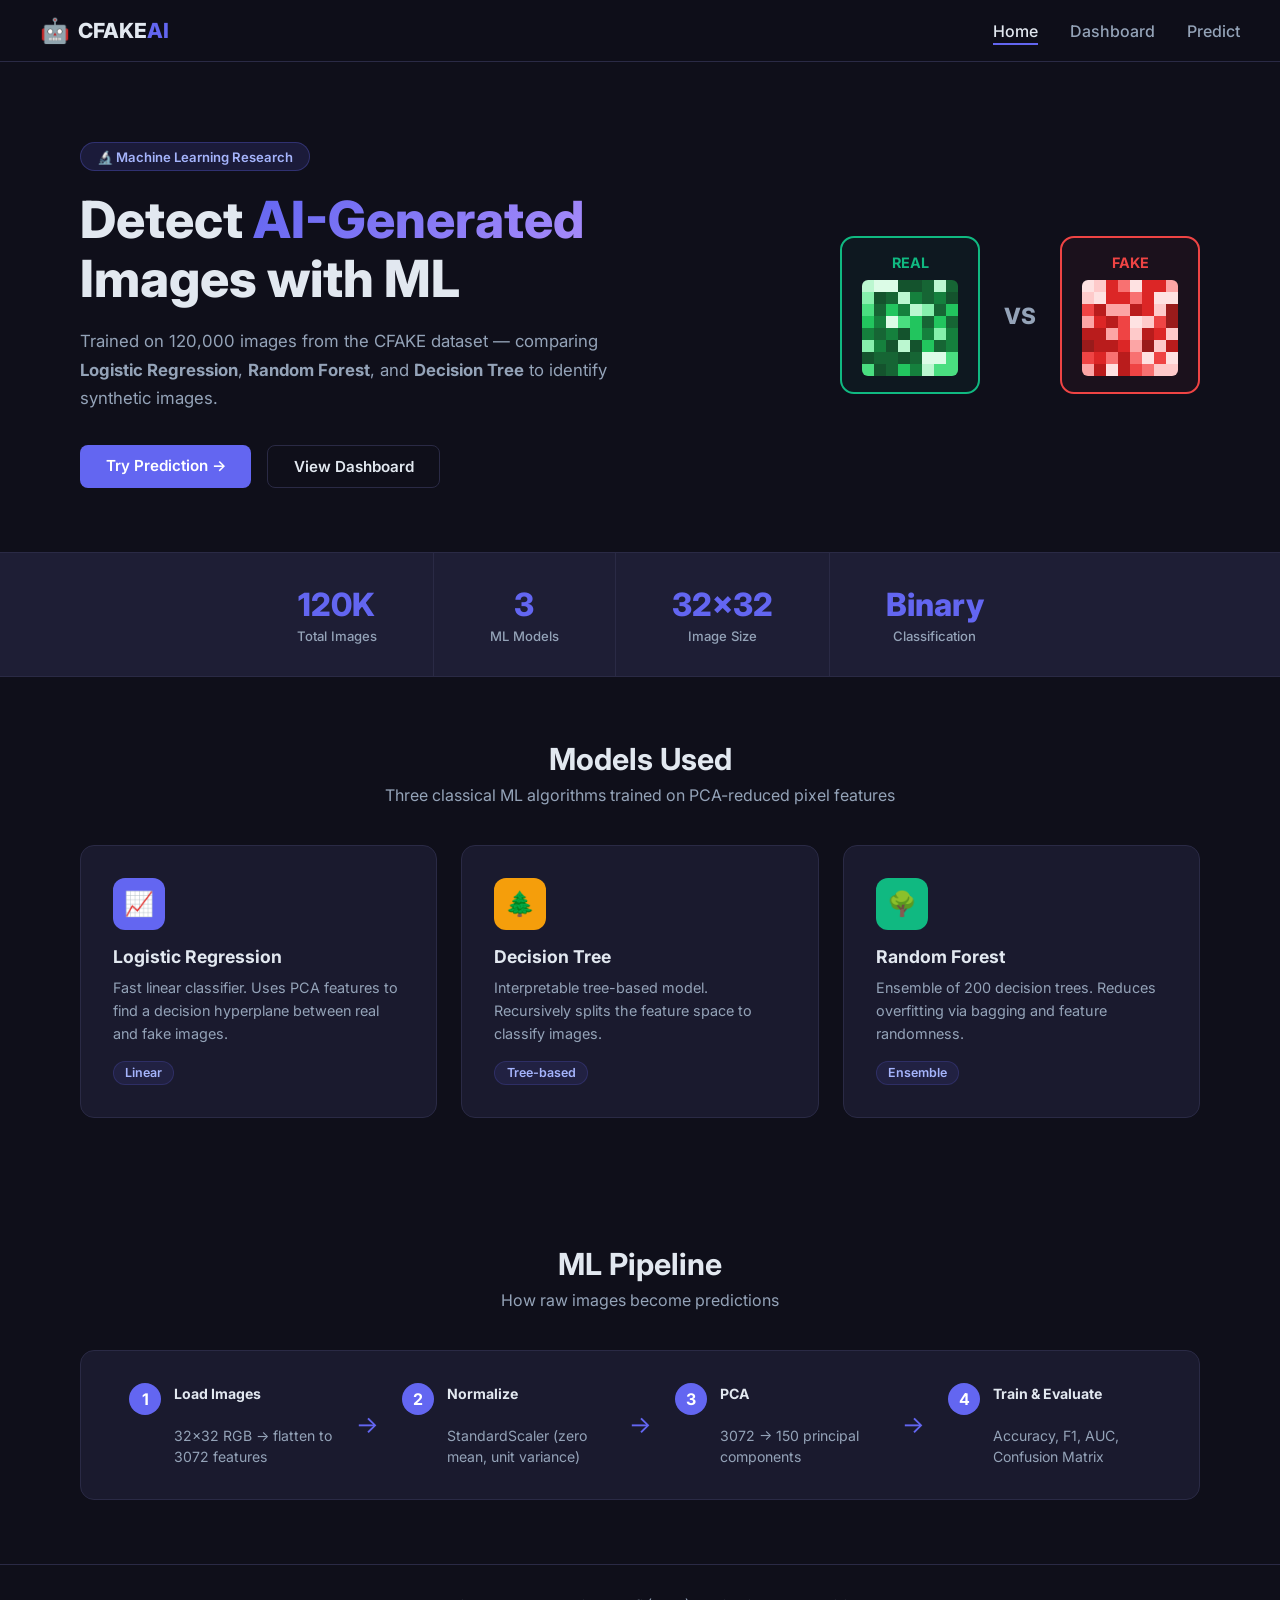
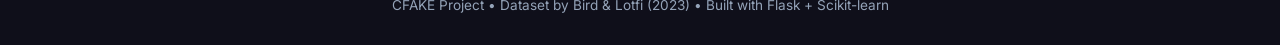
<file: templates/index.html>
<!DOCTYPE html>
<html lang="en">
<head>
  <meta charset="UTF-8"/>
  <meta name="viewport" content="width=device-width, initial-scale=1.0"/>
  <title>CFAKE Detector</title>
  <link rel="stylesheet" href="/static/css/style.css"/>
  <link href="https://fonts.googleapis.com/css2?family=Inter:wght@300;400;500;600;700;800&display=swap" rel="stylesheet"/>
</head>
<body>
  <!-- NAVBAR -->
  <nav class="navbar">
    <div class="nav-brand">
      <span class="brand-icon">🤖</span>
      <span class="brand-text">CFAKE<span class="brand-accent">AI</span></span>
    </div>
    <ul class="nav-links">
      <li><a href="/" class="active">Home</a></li>
      <li><a href="/dashboard">Dashboard</a></li>
      <li><a href="/predict">Predict</a></li>
    </ul>
  </nav>

  <!-- HERO -->
  <section class="hero">
    <div class="hero-content">
      <div class="hero-badge">🔬 Machine Learning Research</div>
      <h1 class="hero-title">
        Detect <span class="gradient-text">AI-Generated</span><br/>Images with ML
      </h1>
      <p class="hero-subtitle">
        Trained on 120,000 images from the CFAKE dataset — comparing
        <strong>Logistic Regression</strong>, <strong>Random Forest</strong>,
        and <strong>Decision Tree</strong> to identify synthetic images.
      </p>
      <div class="hero-cta">
        <a href="/predict" class="btn btn-primary">Try Prediction →</a>
        <a href="/dashboard" class="btn btn-outline">View Dashboard</a>
      </div>
    </div>
    <div class="hero-visual">
      <div class="visual-card real">
        <div class="card-label">REAL</div>
        <div class="pixel-grid real-grid"></div>
      </div>
      <div class="visual-vs">VS</div>
      <div class="visual-card fake">
        <div class="card-label">FAKE</div>
        <div class="pixel-grid fake-grid"></div>
      </div>
    </div>
  </section>

  <!-- STATS STRIP -->
  <section class="stats-strip">
    <div class="stat-item">
      <span class="stat-num">120K</span>
      <span class="stat-label">Total Images</span>
    </div>
    <div class="stat-item">
      <span class="stat-num">3</span>
      <span class="stat-label">ML Models</span>
    </div>
    <div class="stat-item">
      <span class="stat-num">32×32</span>
      <span class="stat-label">Image Size</span>
    </div>
    <div class="stat-item">
      <span class="stat-num">Binary</span>
      <span class="stat-label">Classification</span>
    </div>
  </section>

  <!-- MODELS SECTION -->
  <section class="models-section">
    <div class="section-header">
      <h2>Models Used</h2>
      <p>Three classical ML algorithms trained on PCA-reduced pixel features</p>
    </div>
    <div class="models-grid">
      <div class="model-card">
        <div class="model-icon" style="background:#6366f1">📈</div>
        <h3>Logistic Regression</h3>
        <p>Fast linear classifier. Uses PCA features to find a decision hyperplane between real and fake images.</p>
        <div class="model-tag">Linear</div>
      </div>
      <div class="model-card">
        <div class="model-icon" style="background:#f59e0b">🌲</div>
        <h3>Decision Tree</h3>
        <p>Interpretable tree-based model. Recursively splits the feature space to classify images.</p>
        <div class="model-tag">Tree-based</div>
      </div>
      <div class="model-card">
        <div class="model-icon" style="background:#10b981">🌳</div>
        <h3>Random Forest</h3>
        <p>Ensemble of 200 decision trees. Reduces overfitting via bagging and feature randomness.</p>
        <div class="model-tag">Ensemble</div>
      </div>
    </div>
  </section>

  <!-- PIPELINE SECTION -->
  <section class="pipeline-section">
    <div class="section-header">
      <h2>ML Pipeline</h2>
      <p>How raw images become predictions</p>
    </div>
    <div class="pipeline">
      <div class="pipe-step">
        <div class="pipe-num">1</div>
        <div class="pipe-text"><strong>Load Images</strong><br/>32×32 RGB → flatten to 3072 features</div>
      </div>
      <div class="pipe-arrow">→</div>
      <div class="pipe-step">
        <div class="pipe-num">2</div>
        <div class="pipe-text"><strong>Normalize</strong><br/>StandardScaler (zero mean, unit variance)</div>
      </div>
      <div class="pipe-arrow">→</div>
      <div class="pipe-step">
        <div class="pipe-num">3</div>
        <div class="pipe-text"><strong>PCA</strong><br/>3072 → 150 principal components</div>
      </div>
      <div class="pipe-arrow">→</div>
      <div class="pipe-step">
        <div class="pipe-num">4</div>
        <div class="pipe-text"><strong>Train & Evaluate</strong><br/>Accuracy, F1, AUC, Confusion Matrix</div>
      </div>
    </div>
  </section>

  <!-- FOOTER -->
  <footer class="footer">
    <p>CFAKE Project • Dataset by Bird &amp; Lotfi (2023) • Built with Flask + Scikit-learn</p>
  </footer>

  <script src="/static/js/main.js"></script>
</body>
</html>
</file>
<file: static/css/style.css>
/* ─── BASE ─────────────────────────────────────────── */
*, *::before, *::after { box-sizing: border-box; margin: 0; padding: 0; }

:root {
  --indigo: #6366f1;
  --indigo-dark: #4f46e5;
  --amber: #f59e0b;
  --green: #10b981;
  --red: #ef4444;
  --bg: #0f0f1a;
  --bg2: #15152a;
  --bg3: #1e1e35;
  --card: #1a1a2e;
  --border: #2a2a45;
  --text: #e2e8f0;
  --muted: #94a3b8;
  --radius: 14px;
}

body {
  font-family: 'Inter', sans-serif;
  background: var(--bg);
  color: var(--text);
  min-height: 100vh;
}

a { text-decoration: none; color: inherit; }

/* ─── NAVBAR ───────────────────────────────────────── */
.navbar {
  display: flex; align-items: center; justify-content: space-between;
  padding: 1rem 2.5rem;
  background: rgba(15,15,26,0.92);
  backdrop-filter: blur(12px);
  border-bottom: 1px solid var(--border);
  position: sticky; top: 0; z-index: 100;
}
.nav-brand { display: flex; align-items: center; gap: 0.5rem; font-size: 1.3rem; font-weight: 800; }
.brand-icon { font-size: 1.5rem; }
.brand-accent { color: var(--indigo); }
.nav-links { display: flex; gap: 2rem; list-style: none; }
.nav-links a {
  color: var(--muted); font-weight: 500; transition: color 0.2s;
  padding-bottom: 2px; border-bottom: 2px solid transparent;
}
.nav-links a:hover, .nav-links a.active {
  color: var(--text); border-bottom-color: var(--indigo);
}

/* ─── BUTTONS ──────────────────────────────────────── */
.btn {
  display: inline-block; padding: 0.7rem 1.6rem;
  border-radius: 8px; font-weight: 600; font-size: 0.95rem;
  cursor: pointer; border: none; transition: all 0.2s;
}
.btn-primary {
  background: var(--indigo); color: #fff;
}
.btn-primary:hover { background: var(--indigo-dark); transform: translateY(-1px); }
.btn-outline {
  background: transparent; color: var(--text);
  border: 1.5px solid var(--border);
}
.btn-outline:hover { border-color: var(--indigo); color: var(--indigo); }
.btn-full { width: 100%; text-align: center; margin-top: 1rem; }
.btn-sm { padding: 0.3rem 0.8rem; font-size: 0.82rem; }

/* ─── GRADIENT TEXT ────────────────────────────────── */
.gradient-text {
  background: linear-gradient(135deg, var(--indigo), #a78bfa);
  -webkit-background-clip: text; -webkit-text-fill-color: transparent;
  background-clip: text;
}

/* ─── HERO ─────────────────────────────────────────── */
.hero {
  display: flex; align-items: center; justify-content: space-between;
  padding: 5rem 2.5rem 4rem;
  max-width: 1200px; margin: 0 auto; gap: 3rem;
}
.hero-content { flex: 1; }
.hero-badge {
  display: inline-block; background: rgba(99,102,241,0.15);
  color: #a5b4fc; border: 1px solid rgba(99,102,241,0.3);
  padding: 0.35rem 1rem; border-radius: 20px; font-size: 0.82rem;
  font-weight: 600; margin-bottom: 1.2rem;
}
.hero-title {
  font-size: 3.2rem; font-weight: 800; line-height: 1.15;
  margin-bottom: 1.2rem;
}
.hero-subtitle {
  color: var(--muted); font-size: 1.05rem; line-height: 1.7;
  max-width: 540px; margin-bottom: 2rem;
}
.hero-cta { display: flex; gap: 1rem; flex-wrap: wrap; }

/* Hero Visual */
.hero-visual { display: flex; align-items: center; gap: 1.5rem; flex-shrink: 0; }
.visual-card {
  width: 140px; text-align: center;
  border-radius: var(--radius); padding: 1rem;
  border: 2px solid var(--border);
}
.visual-card.real { border-color: var(--green); background: rgba(16,185,129,0.05); }
.visual-card.fake { border-color: var(--red); background: rgba(239,68,68,0.05); }
.card-label { font-weight: 700; font-size: 0.9rem; margin-bottom: 0.6rem; }
.visual-card.real .card-label { color: var(--green); }
.visual-card.fake .card-label { color: var(--red); }
.pixel-grid {
  width: 96px; height: 96px; margin: 0 auto;
  display: grid; grid-template-columns: repeat(8,1fr);
  border-radius: 6px; overflow: hidden;
}
.visual-vs { font-size: 1.4rem; font-weight: 800; color: var(--muted); }

/* ─── STATS STRIP ──────────────────────────────────── */
.stats-strip {
  background: var(--bg3);
  border-top: 1px solid var(--border); border-bottom: 1px solid var(--border);
  display: flex; justify-content: center; gap: 0; padding: 0;
}
.stat-item {
  display: flex; flex-direction: column; align-items: center; justify-content: center;
  padding: 2rem 3.5rem; border-right: 1px solid var(--border);
}
.stat-item:last-child { border-right: none; }
.stat-num { font-size: 2rem; font-weight: 800; color: var(--indigo); }
.stat-label { font-size: 0.82rem; color: var(--muted); margin-top: 0.2rem; font-weight: 500; }

/* ─── SECTIONS ─────────────────────────────────────── */
.models-section, .pipeline-section { max-width: 1200px; margin: 0 auto; padding: 4rem 2.5rem; }
.section-header { text-align: center; margin-bottom: 2.5rem; }
.section-header h2 { font-size: 1.9rem; font-weight: 700; margin-bottom: 0.5rem; }
.section-header p { color: var(--muted); }

/* ─── MODEL CARDS ──────────────────────────────────── */
.models-grid { display: grid; grid-template-columns: repeat(3,1fr); gap: 1.5rem; }
.model-card {
  background: var(--card); border: 1px solid var(--border);
  border-radius: var(--radius); padding: 2rem; transition: transform 0.2s, border-color 0.2s;
}
.model-card:hover { transform: translateY(-4px); border-color: var(--indigo); }
.model-icon {
  width: 52px; height: 52px; border-radius: 12px;
  display: flex; align-items: center; justify-content: center;
  font-size: 1.5rem; margin-bottom: 1rem;
}
.model-card h3 { font-size: 1.1rem; font-weight: 700; margin-bottom: 0.6rem; }
.model-card p { color: var(--muted); font-size: 0.9rem; line-height: 1.6; }
.model-tag {
  display: inline-block; margin-top: 1rem;
  background: rgba(99,102,241,0.1); color: #a5b4fc;
  border: 1px solid rgba(99,102,241,0.2);
  padding: 0.2rem 0.7rem; border-radius: 20px; font-size: 0.78rem; font-weight: 600;
}

/* ─── PIPELINE ─────────────────────────────────────── */
.pipeline {
  display: flex; align-items: center; justify-content: center; gap: 0;
  flex-wrap: wrap; background: var(--card);
  border: 1px solid var(--border); border-radius: var(--radius); padding: 2rem;
}
.pipe-step {
  display: flex; align-items: flex-start; gap: 0.8rem;
  flex: 1; min-width: 160px; padding: 0 1rem;
}
/* Highlight Decision Tree card as primary */
.pred-card-primary {
  border-color: var(--amber) !important;
  background: rgba(245, 158, 11, 0.05) !important;
}
.pipe-num {
  width: 32px; height: 32px; border-radius: 50%;
  background: var(--indigo); color: #fff; font-weight: 700;
  display: flex; align-items: center; justify-content: center; flex-shrink: 0;
}
.verdict-uncertain { color: var(--amber); font-size: 1.4rem; font-weight: 800; }
.pipe-text { font-size: 0.88rem; line-height: 1.5; color: var(--muted); }
.pipe-text strong { color: var(--text); display: block; }
.pipe-arrow { font-size: 1.5rem; color: var(--indigo); padding: 0 0.5rem; }

/* ─── FOOTER ───────────────────────────────────────── */
.footer {
  text-align: center; padding: 2rem;
  border-top: 1px solid var(--border); color: var(--muted); font-size: 0.85rem;
}

/* ─── PAGE HEADER ──────────────────────────────────── */
.page-header {
  text-align: center; padding: 3.5rem 2.5rem 1.5rem;
}
.page-header h1 { font-size: 2.5rem; font-weight: 800; margin-bottom: 0.5rem; }
.page-header p { color: var(--muted); font-size: 1rem; }

/* ─── CONTAINER ────────────────────────────────────── */
.container { max-width: 1200px; margin: 0 auto; padding: 2rem 2.5rem; }

/* ─── BEST BANNER ──────────────────────────────────── */
.best-banner {
  display: flex; align-items: center; gap: 1.5rem;
  background: linear-gradient(135deg, rgba(99,102,241,0.15), rgba(16,185,129,0.1));
  border: 1.5px solid rgba(99,102,241,0.4); border-radius: var(--radius);
  padding: 1.5rem 2rem; margin-bottom: 2rem;
}
.best-crown { font-size: 2.5rem; }
.best-label { font-size: 0.8rem; font-weight: 600; color: var(--muted); text-transform: uppercase; letter-spacing: 1px; }
.best-name { font-size: 1.6rem; font-weight: 800; color: var(--indigo); }
.best-metrics { margin-left: auto; display: flex; gap: 1.5rem; }
.best-metric { text-align: center; }
.best-metric-val { font-size: 1.4rem; font-weight: 700; color: var(--green); }
.best-metric-label { font-size: 0.75rem; color: var(--muted); }

/* ─── METRICS GRID ─────────────────────────────────── */
.metrics-grid { display: grid; grid-template-columns: repeat(3,1fr); gap: 1.5rem; margin-bottom: 2rem; }
.metric-model-card {
  background: var(--card); border: 1px solid var(--border);
  border-radius: var(--radius); padding: 1.5rem;
}
.metric-model-card.best-card { border-color: var(--indigo); }
.metric-model-name {
  font-size: 1.1rem; font-weight: 700; margin-bottom: 1rem;
  display: flex; align-items: center; justify-content: space-between;
}
.best-badge {
  font-size: 0.7rem; background: var(--indigo); color: #fff;
  padding: 0.15rem 0.5rem; border-radius: 20px;
}
.metric-row { display: flex; justify-content: space-between; align-items: center; margin-bottom: 0.5rem; }
.metric-name { font-size: 0.82rem; color: var(--muted); }
.metric-val { font-size: 0.92rem; font-weight: 600; }
.metric-bar-wrap { height: 4px; background: var(--border); border-radius: 2px; margin-bottom: 0.8rem; }
.metric-bar { height: 4px; border-radius: 2px; background: var(--indigo); transition: width 1s; }

/* ─── CHARTS ───────────────────────────────────────── */
.charts-grid { display: grid; grid-template-columns: 1fr 1fr; gap: 1.5rem; }
.chart-box {
  background: var(--card); border: 1px solid var(--border);
  border-radius: var(--radius); padding: 1.5rem;
}
.chart-box h3 { font-size: 1rem; font-weight: 600; margin-bottom: 1rem; }
.chart-box.full { grid-column: 1 / -1; }
.chart-box.half { grid-column: span 1; }
.chart-img { width: 100%; border-radius: 8px; }

/* ─── RESULTS TABLE ────────────────────────────────── */
.table-wrap { overflow-x: auto; }
.results-table {
  width: 100%; border-collapse: collapse;
  background: var(--card); border-radius: var(--radius); overflow: hidden;
}
.results-table th {
  padding: 1rem 1.2rem; text-align: left;
  background: var(--bg3); font-size: 0.82rem;
  text-transform: uppercase; letter-spacing: 0.5px; color: var(--muted);
  border-bottom: 1px solid var(--border);
}
.results-table td {
  padding: 1rem 1.2rem; border-bottom: 1px solid var(--border);
  font-size: 0.92rem;
}
.results-table tr:last-child td { border-bottom: none; }
.results-table tr:hover td { background: rgba(99,102,241,0.05); }
.td-best { font-weight: 700; color: var(--indigo); }

/* ─── PREDICT PAGE ─────────────────────────────────── */
.predict-layout { display: grid; grid-template-columns: 1fr 1.2fr; gap: 1.5rem; margin-bottom: 1.5rem; }

.upload-card, .results-card {
  background: var(--card); border: 1px solid var(--border);
  border-radius: var(--radius); padding: 2rem;
}
.upload-card h2, .results-card h2 { font-size: 1.2rem; font-weight: 700; margin-bottom: 1.2rem; }

.drop-zone {
  border: 2px dashed var(--border); border-radius: 10px;
  padding: 2.5rem; text-align: center; cursor: pointer;
  transition: border-color 0.2s, background 0.2s;
}
.drop-zone:hover, .drop-zone.drag-over {
  border-color: var(--indigo); background: rgba(99,102,241,0.05);
}
.drop-icon { font-size: 2.5rem; margin-bottom: 0.8rem; }
.drop-zone p { color: var(--muted); font-size: 0.9rem; }
.drop-sub { font-size: 0.8rem; margin-top: 0.3rem; }

.preview-wrap {
  margin: 1rem 0; display: flex; align-items: center; gap: 1rem;
}
.preview-wrap img { width: 80px; height: 80px; object-fit: cover; border-radius: 8px; border: 1px solid var(--border); }

.results-placeholder { text-align: center; padding: 3rem 1rem; color: var(--muted); }
.placeholder-icon { font-size: 3rem; margin-bottom: 1rem; }

.best-result {
  background: linear-gradient(135deg, rgba(99,102,241,0.12), rgba(16,185,129,0.08));
  border: 1.5px solid rgba(99,102,241,0.35); border-radius: 10px;
  padding: 1.2rem; margin-bottom: 1.2rem;
}
.best-result-label { font-size: 0.75rem; color: var(--muted); text-transform: uppercase; letter-spacing: 1px; font-weight: 600; }
.best-result-model { font-size: 0.95rem; color: #a5b4fc; font-weight: 600; margin: 0.2rem 0; }
.best-result-verdict { font-size: 1.6rem; font-weight: 800; }
.verdict-real { color: var(--green); }
.verdict-fake { color: var(--red); }
.best-result-conf { font-size: 0.85rem; color: var(--muted); margin-top: 0.2rem; }

.pred-card {
  display: flex; justify-content: space-between; align-items: center;
  padding: 0.85rem 1rem; border-radius: 8px; border: 1px solid var(--border);
  margin-bottom: 0.7rem; background: var(--bg3);
}
.pred-model-name { font-size: 0.88rem; font-weight: 600; }
.pred-verdict { font-size: 0.82rem; font-weight: 700; }
.pred-conf { font-size: 0.78rem; color: var(--muted); }

/* Probabilities bar */
.prob-bars { display: flex; gap: 0.4rem; align-items: center; font-size: 0.75rem; }
.prob-segment {
  height: 6px; border-radius: 3px;
  transition: width 0.8s;
}
.prob-real { background: var(--green); }
.prob-fake { background: var(--red); }

/* Loader */
.loader { text-align: center; padding: 3rem; color: var(--muted); }
.spinner {
  width: 40px; height: 40px; border: 3px solid var(--border);
  border-top-color: var(--indigo); border-radius: 50%;
  animation: spin 0.8s linear infinite; margin: 0 auto 1rem;
}
@keyframes spin { to { transform: rotate(360deg); } }

/* Tips Box */
.tips-box {
  background: rgba(245,158,11,0.05); border: 1px solid rgba(245,158,11,0.2);
  border-radius: var(--radius); padding: 1.5rem;
}
.tips-box h3 { font-size: 1rem; font-weight: 700; margin-bottom: 0.8rem; color: var(--amber); }
.tips-box ul { list-style: none; }
.tips-box li {
  padding: 0.3rem 0; color: var(--muted); font-size: 0.88rem;
  padding-left: 1.2rem; position: relative;
}
.tips-box li::before { content: "•"; position: absolute; left: 0; color: var(--amber); }

/* Responsive */
@media (max-width: 900px) {
  .hero { flex-direction: column; text-align: center; }
  .hero-title { font-size: 2.2rem; }
  .models-grid, .metrics-grid { grid-template-columns: 1fr; }
  .charts-grid { grid-template-columns: 1fr; }
  .chart-box.half { grid-column: 1 / -1; }
  .predict-layout { grid-template-columns: 1fr; }
  .stats-strip { flex-wrap: wrap; }
  .pipeline { flex-direction: column; }
}
</file>
